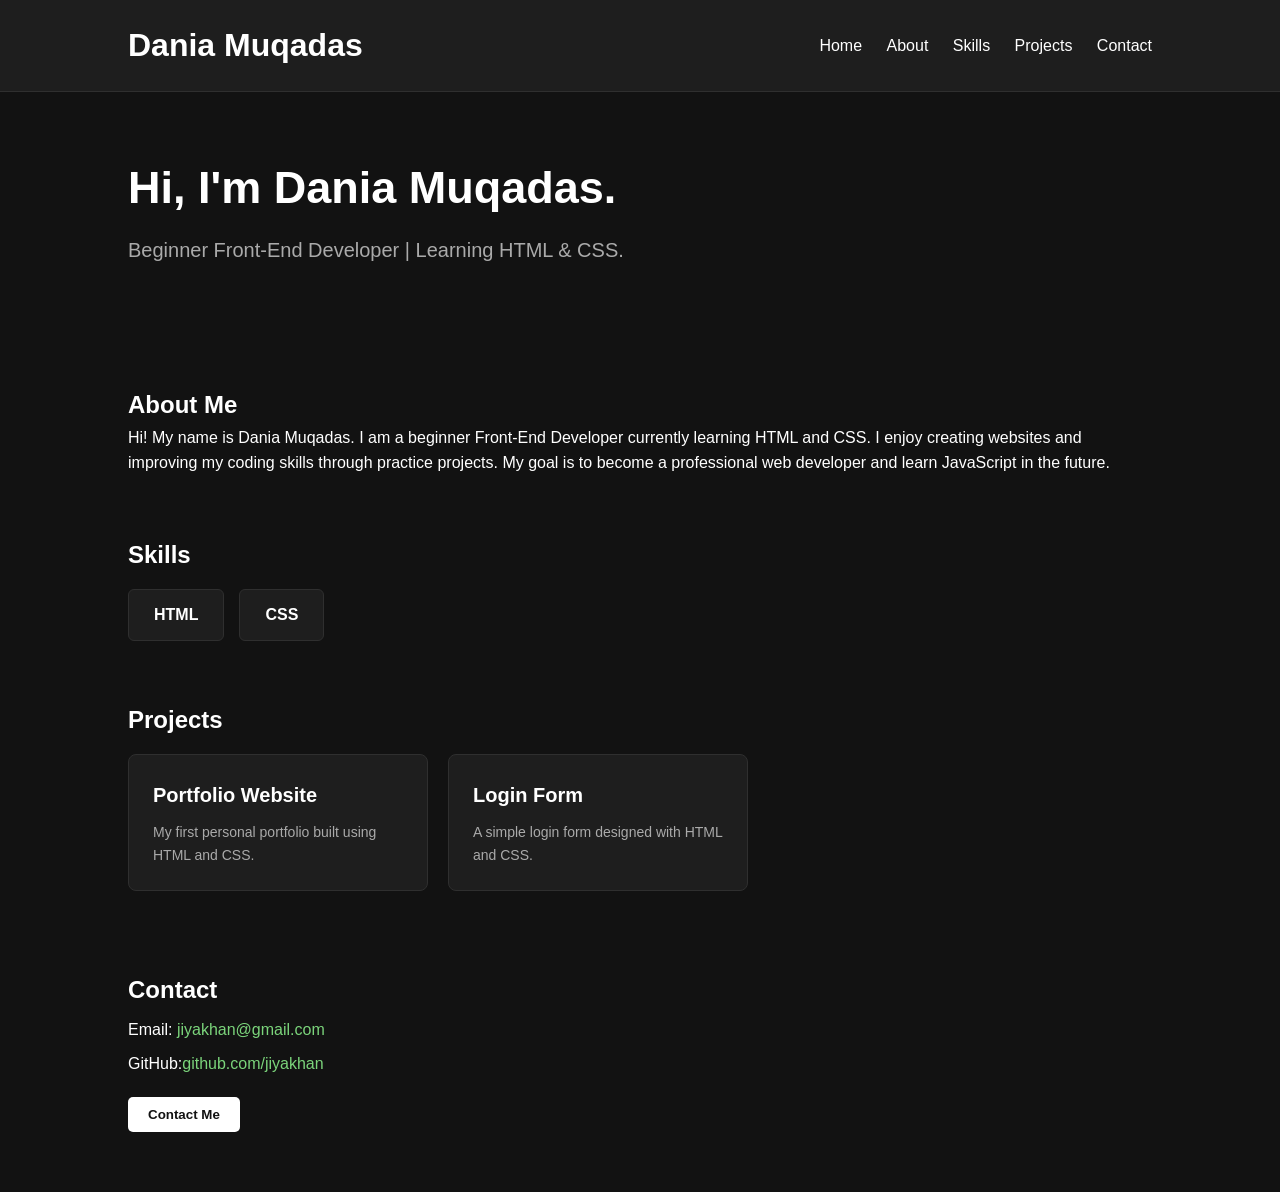
<file: index.html>
<!DOCTYPE html>
<html lang="en">
<head>
    <meta charset="UTF-8">
    <meta name="viewport" content="width=device-width, initial-scale=1.0">
    <title>My Portfolio</title>
    <link rel="stylesheet" href="style.css">
    <link rel="stylesheet" href="https://cdnjs.cloudflare.com/ajax/libs/font-awesome/6.0.0-beta3/css/all.min.css">
</head>
<body>
<!-- NAVBAR -->
    <header>
        <h1>Dania Muqadas</h1>
        <nav>
            
            <a href="#home">Home</a>
            <a href="#about">About</a>
            <a href="#skills">Skills</a>
            <a href="#projects">Projects</a>
            <a href="#contact">Contact</a>
            
        </nav>
    </header>

<!-- HOME SECTION -->
    <section id="home">
        <h2>Hi, I'm Dania Muqadas.</h2>
        <p>Beginner Front-End Developer | Learning HTML & CSS.</p>
    </section>

<!-- ABOUT ME SECTION -->
    <section id="About">
        <h2>About Me</h2>
    <p>
        
        Hi! My name is Dania Muqadas. I am a beginner Front-End Developer
        currently learning HTML and CSS. I enjoy creating websites and
        improving my coding skills through practice projects. My goal is
        to become a professional web developer and learn JavaScript in the future.
        
    </p>
    </section>

<!-- SKILLS SECTION -->
    <section id="skills">
        <h2>Skills</h2>
        <div class="skill-container">
            <div class="skill-card">HTML</div>
            <div class="skill-card">CSS</div>
        </div>
    </section>

<!-- PROJECT SECTION -->
   <section id="projects">
    <h2>Projects</h2>
    <div class="projects-container">
        
        <a href="#" class="project-card-link">
            <div class="project-card">
                <h3>Portfolio Website</h3>
                <p>My first personal portfolio built using HTML and CSS.</p>
            </div>
        </a>

        <a href="login.html" class="project-card-link">
    <div class="project-card">
        <h3>Login Form</h3>
        <p>A simple login form designed with HTML and CSS.</p>
    </div>
</a>
    </div>
</section>
    
    <!-- CONTACT SECTION -->
    <section id="contact">
        <h2>Contact</h2>
        <p>Email: <a href="mailto:ot7swifey@gmail.com">jiyakhan@gmail.com</a></p>
        <p>GitHub:<a href="https://github.com/jiyakhan" target="_blank">github.com/jiyakhan</a></p>
    <button>Contact Me</button>
    </section>
    
</body>
</html>
</file>
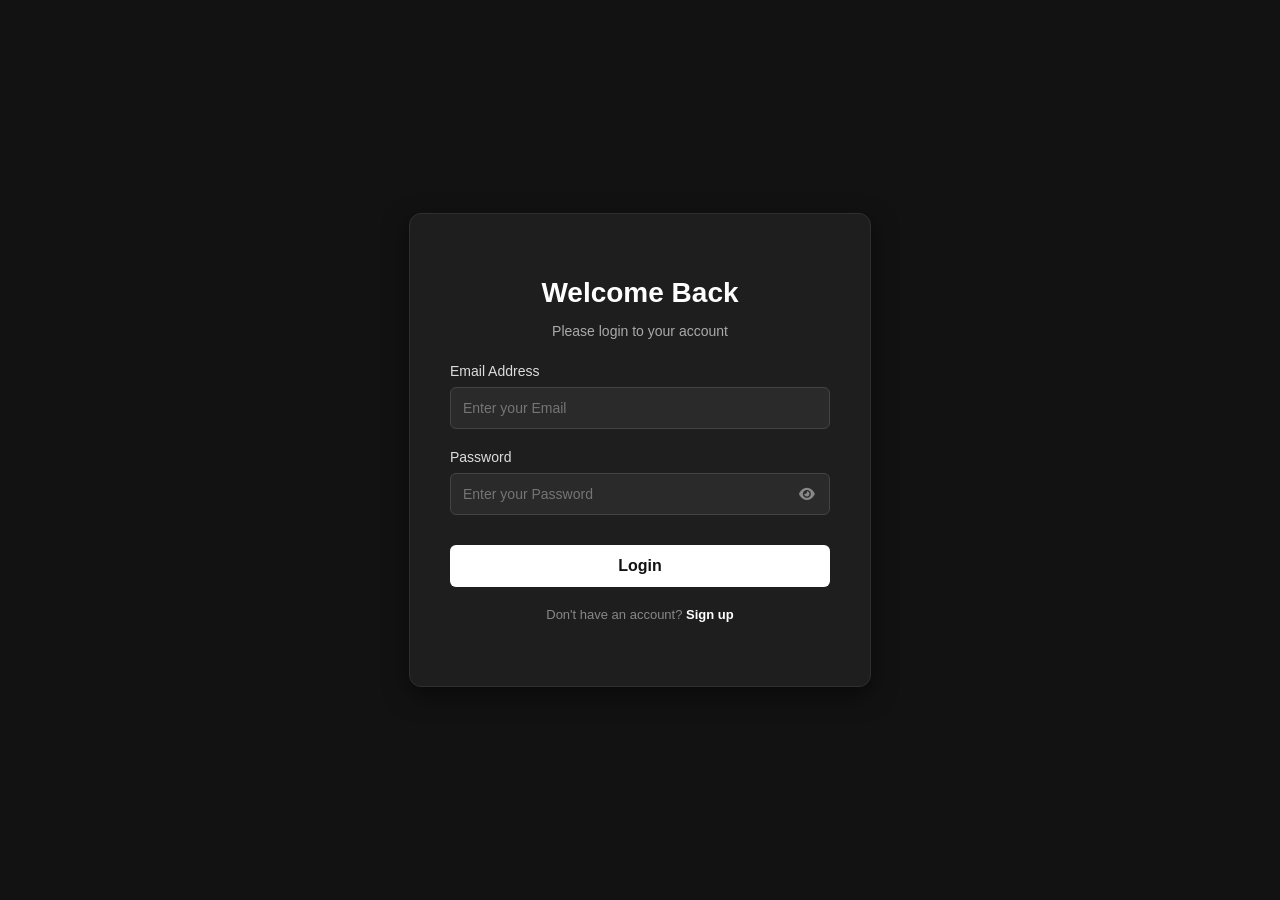
<file: login.html>
<!DOCTYPE html>
<html lang="en">
<head>
    <meta charset="UTF-8">
    <meta name="viewport" content="width=device-width, initial-scale=1.0">
    <title>Login Form</title>
    <link rel="stylesheet" href="login.css">
    <link rel="stylesheet" href="https://cdnjs.cloudflare.com/ajax/libs/font-awesome/6.4.0/css/all.min.css">
</head>
<body>
    <div class="login-container">
        <h2>Welcome Back</h2>
        <p>Please login to your account</p>
        
        <form id="loginForm">
            
            <div class="input-group">
                <label for="email">Email Address</label>
                <input type="email" id="email" placeholder="Enter your Email">
            </div>

            <!-- Updated Password Input and Icon -->
    <div class="input-group">
        <label for="password">Password</label>
        <input type="password" id="password" placeholder="Enter your Password">
        <i class="fa-solid fa-eye" id="togglePassword"></i>
    </div>

            <button type="submit" class="login-btn">Login</button>
        </form>

        <div class="form-footer">
            <p>Don't have an account? 
            <a href="#">Sign up</a>
            </p>
        </div>
    </div>

    <script>
        // HTML elements ko select kar rahe hain
        const loginForm = document.getElementById('loginForm');
        const emailInput = document.getElementById('email');
        const passwordInput = document.getElementById('password');
        const togglePassword = document.getElementById('togglePassword');

        // ====== LOGIC 1: Show/Hide Password ======
    togglePassword.addEventListener('click', function () {
        if (passwordInput.type === 'password') {
            passwordInput.type = 'text';
        this.className = 'fa-solid fa-eye-slash';
    } else {
        passwordInput.type = 'password';
        this.className = 'fa-solid fa-eye';
    }
    });

        // ====== LOGIC 2: Empty Fields Check (Validation) ======
        loginForm.addEventListener('submit', function (event) {
            const emailValue = emailInput.value.trim();
            const passwordValue = passwordInput.value.trim();

            // Agar email ya password dono mein se koi bhi khali hai
            if (emailValue === "" || passwordValue === "") {
                event.preventDefault(); // Form ko submit hone se rokna
                alert("Please fill both the fields");
            } else {
                alert("Login Successful! Processing...");
            }
        });
    </script>
</body>
</html>
</file>
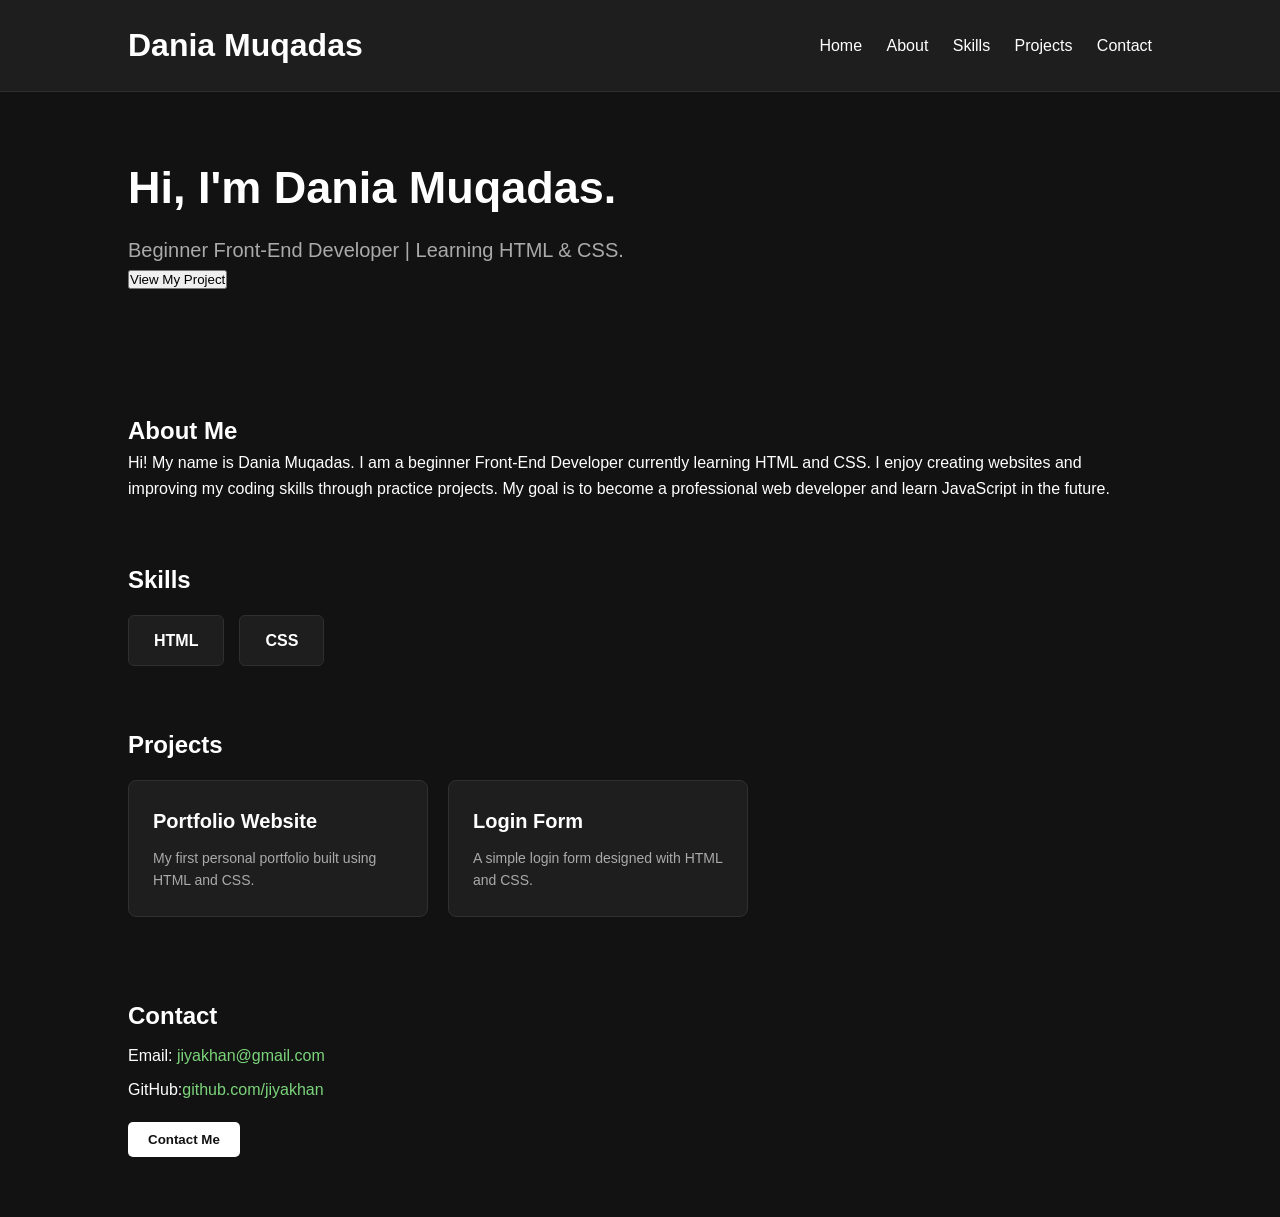
<file: porfolio.html>
<!DOCTYPE html>
<html lang="en">
<head>
    <meta charset="UTF-8">
    <meta name="viewport" content="width=device-width, initial-scale=1.0">
    <title>My Portfolio</title>
    <link rel="stylesheet" href="style.css">
    <link rel="stylesheet" href="https://cdnjs.cloudflare.com/ajax/libs/font-awesome/6.0.0-beta3/css/all.min.css">
</head>
<body>
<!-- NAVBAR -->
    <header>
        <h1>Dania Muqadas</h1>
        <nav>
            
            <a href="#home">Home</a>
            <a href="#about">About</a>
            <a href="#skills">Skills</a>
            <a href="#projects">Projects</a>
            <a href="#contact">Contact</a>
            
        </nav>
    </header>

<!-- HOME SECTION -->
    <section id="home">
        <h2>Hi, I'm Dania Muqadas.</h2>
        <p>Beginner Front-End Developer | Learning HTML & CSS.</p>
        <button>View My Project</button>
    </section>

<!-- ABOUT ME SECTION -->
    <section id="About">
        <h2>About Me</h2>
    <p>
        
        Hi! My name is Dania Muqadas. I am a beginner Front-End Developer
        currently learning HTML and CSS. I enjoy creating websites and
        improving my coding skills through practice projects. My goal is
        to become a professional web developer and learn JavaScript in the future.
        
    </p>
    </section>

<!-- SKILLS SECTION -->
    <section id="skills">
        <h2>Skills</h2>
        <div class="skill-container">
            <div class="skill-card">HTML</div>
            <div class="skill-card">CSS</div>
        </div>
    </section>

<!-- PROJECT SECTION -->
    <section id="projects">
    <h2>Projects</h2>

    <div class="projects-container">
        <div class="project-card">
            <h3>Portfolio Website</h3>
            <p>My first personal portfolio built using HTML and CSS.</p>
        </div>

        <div class="project-card">
            <h3>Login Form</h3>
            <p>A simple login form designed with HTML and CSS.</p>
        </div>
    </div>
</section>
    
    <!-- CONTACT SECTION -->
    <section id="contact">
        <h2>Contact</h2>
        <p>Email: <a href="mailto:ot7swifey@gmail.com">jiyakhan@gmail.com</a></p>
        <p>GitHub:<a href="https://github.com/jiyakhan" target="_blank">github.com/jiyakhan</a></p>
    <button>Contact Me</button>
    </section>
    
</body>
</html>
</file>
<file: style.css>
html{
    scroll-behavior: smooth;
}

*{
    margin: 0;
    padding: 0;
    box-sizing: border-box;
    font-family: 'Segoe UI', Arial, sans-serif;
}

body{
    background-color: #121212; 
    color: white;
    line-height: 1.6;
}

header{
    background: #1e1e1e;
    display: flex;
    justify-content: space-between;
    align-items: center;
    padding: 20px 10%;
    position: sticky;
    top: 0;
    border-bottom: 1px solid #2f2f2f;
    z-index: 100;
}

nav a{
    color: white;
    text-decoration: none;
    margin-left: 20px;
    transition: 0.3s;
    font-weight: 500;
}

nav a:hover{
    color: #ffffff;
    text-decoration: underline;
}

section {
    padding: 40px 10% 20px 10%;
}

#home {
    padding-top: 60px;
    padding-bottom: 80px;
}

#home h2 {
    font-size: 45px;
    font-weight: 700;
    margin-bottom: 10px;
}

#home p {
    font-size: 20px;
    color: #aaaaaa;
}

.skill-container {
    display: flex;
    gap: 15px;
    margin-top: 15px;
    flex-wrap: wrap;
}

.skill-card {
    background: #1e1e1e;
    border: 1px solid #2f2f2f;
    padding: 12px 25px;
    border-radius: 6px;
    font-weight: 600;
    transition: 0.3s;
}

.skill-card:hover {
    border-color: white;
}

.projects-container {
    display: flex;
    gap: 20px;
    flex-wrap: wrap;
    margin-top: 15px;
}

.project-card-link {
    text-decoration: none;
    color: inherit;
}

.project-card {
    background: #1e1e1e;
    border: 1px solid #2f2f2f;
    padding: 24px;
    border-radius: 8px;
    width: 300px;
    transition: transform 0.3s ease, border-color 0.3s ease;
    cursor: pointer;
}

.project-card:hover {
    transform: translateY(-5px);
    border-color: #ffffff;
}

.project-card h3 {
    margin: 0 0 10px 0;
    font-size: 20px;
}

.project-card p {
    margin: 0;
    color: #aaaaaa;
    font-size: 14px;
}

#contact {
    margin-top: 20px;
    padding-bottom: 60px;
}

#contact p {
    margin-top: 8px;
}

#contact a {
    color: rgb(123, 212, 123);
    text-decoration: none;
}

#contact a:hover {
    text-decoration: underline;
}

#contact button {
    margin-top: 20px;
    padding: 10px 20px;
    border: none;
    border-radius: 5px;
    background-color: white;
    color: #121212;
    font-weight: bold;
    cursor: pointer;
    transition: 0.3s;
}

#contact button:hover {
    transform: scale(1.05);
    background-color: #dddddd;
}
</file>
<file: login.css>
body {
    margin: 0;
    padding: 0;
    font-family: 'Segoe UI', Tahoma, Geneva, Verdana, sans-serif;
    background-color: #121212;
    display: flex;
    justify-content: center;
    align-items: center;
    height: 100vh; 
}

.login-container {
    background-color: #1e1e1e;
    padding: 40px;
    border-radius: 12px;
    box-shadow: 0 8px 24px rgba(0,0,0,0.5);
    width: 100%;
    max-width: 380px;
    text-align: center;
    border: 1px solid #2f2f2f;
}

.login-container h2 {
    color: #ffffff;
    margin-bottom: 8px;
    font-size: 28px;
}

.login-container p {
    color: #aaa;
    font-size: 14px;
    margin-bottom: 24px;
}

.input-group {
    text-align: left;
    margin-bottom: 20px;
    position: relative; 
}

.input-group label {
    display: block;
    color: #dddddd;
    font-size: 14px;
    margin-bottom: 8px;
}

.input-group input {
    width: 100%;
    padding: 12px;
    padding-right: 40px; 
    background-color: #2a2a2a;
    border: 1px solid #444;
    border-radius: 6px;
    color: #fff;
    font-size: 14px;
    box-sizing: border-box;
    transition: 0.3s;
}

.input-group input:focus {
    border-color: #ffffff;
    outline: none;
    background-color: #333;
}

#togglePassword {
    position: absolute;
    right: 15px;
    bottom: 14px; 
    cursor: pointer;
    font-size: 14px; 
    color: #888; 
    transition: 0.2s;
}

#togglePassword:hover {
    color: #ffffff;
}
.login-btn {    
    width: 100%;
    padding: 12px;
    background-color: #ffffff; 
    color: #121212;
    border: none;
    border-radius: 6px;
    font-size: 16px;
    font-weight: bold;
    cursor: pointer;
    transition: 0.3s;
    margin-top: 10px;
}

.login-btn:hover {
    background-color: #dddddd;
    transform: translateY(-2px);
}

.form-footer {
    margin-top: 20px;
}

.form-footer p {
    color: #888;
    font-size: 13px;
}

.form-footer a {
    color: #ffffff;
    text-decoration: none;
    font-weight: bold;
}

.form-footer a:hover {
    text-decoration: underline;
}
</file>
